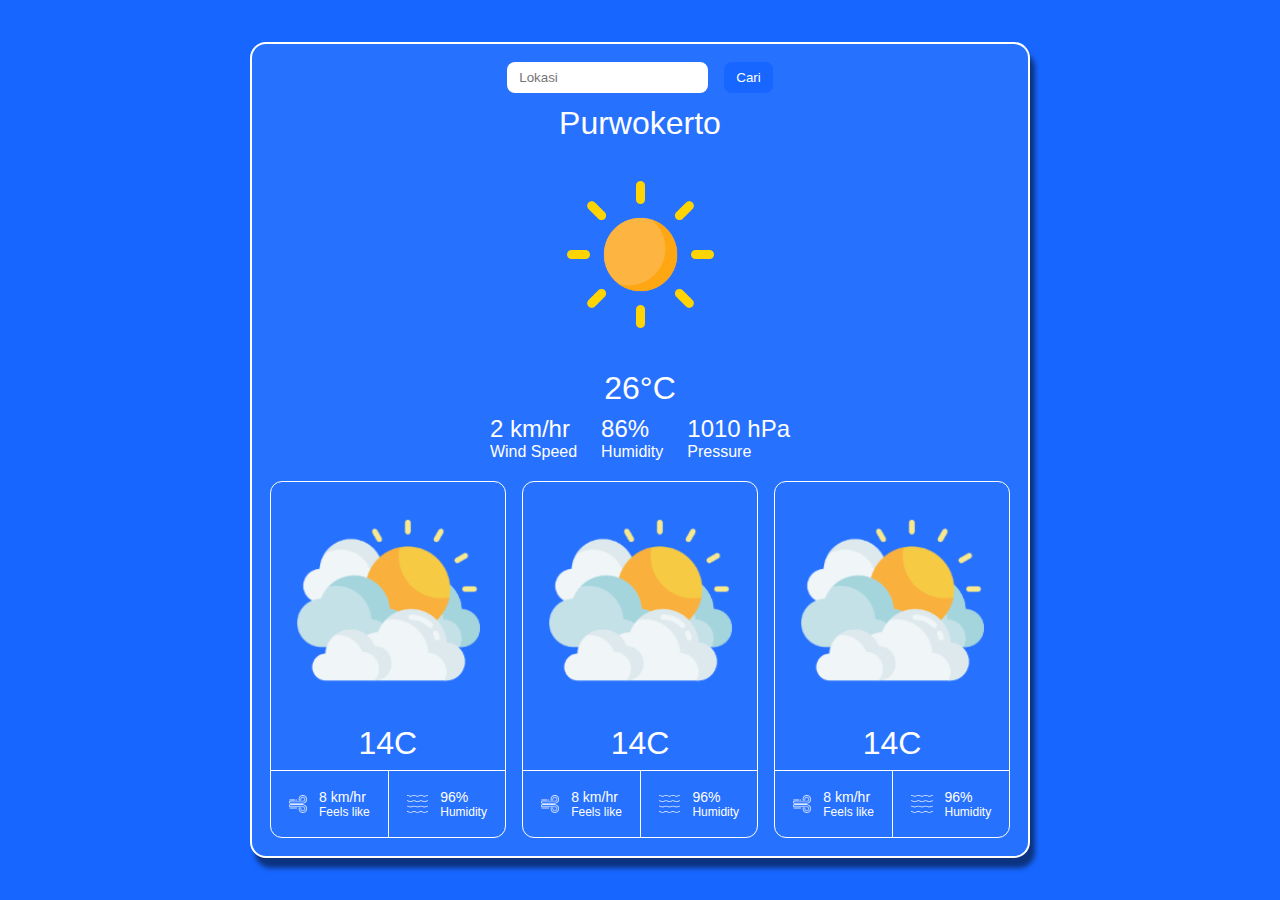
<file: index.html>
<!DOCTYPE html>
<html lang="en">

<head>
    <meta charset="UTF-8">
    <meta name="viewport" content="width=device-width, initial-scale=1.0">
    <title>Aplikasi Cuaca</title>
    <link rel="stylesheet" href="https://cdnjs.cloudflare.com/ajax/libs/animate.css/4.1.1/animate.min.css" />
    <link rel="stylesheet" href="css/style.css">
</head>

<body>
    <div class="container">
        <!-- Button input -->
        <div class="form-lokasi">
            <input type="text" id="lokasi" placeholder="Lokasi"
                class="animate__animated animate__fadeInLeft animate__slow" />
            <button id="tombol-cari" onclick="getByCity()"
                class="animate__animated animate__fadeInRight animate__slow">Cari</button>
        </div>
        <!-- Button input end -->

        <!-- Cuaca utama -->
        <div class="cuaca-utama animate__animated animate__animated animate__fadeInUp animate__slow">
            <h1 id="kota">Purwokerto</h1>
            <img src="image/clear.png" alt="Cuaca" id="cuaca-utama-icon" />
            <h1 id="cuaca-utama-temp">26°C</h1>
            <div class="cuaca-utama-info">
                <div class="cuaca-utama-wind">
                    <h2 id="cuaca-utama-wind">2 km/hr</h2>
                    <p>Wind Speed</p>
                </div>
                <div class="cuaca-utama-humidity">
                    <h2 id="cuaca-utama-humidity">86%</h2>
                    <p>Humidity</p>
                </div>
                <div class="cuaca-utama-pressure">
                    <h2 id="cuaca-utama-pressure">1010 hPa</h2>
                    <p>Pressure</p>
                </div>
            </div>
        </div>
        <!-- Cuaca end -->

        <!-- Cuaca mendatang -->
        <div class="daftar-cuaca-mendatang animate__animated animate__fadeInUp animate__slow">
            <!-- awal card 1 -->
            <div class="card-cuaca">
                <img src="image/clouds.png" alt="cuaca" id="cuaca-1-icon">
                <h1 id="cuaca-1-temp" class="card-cuaca-temp">14C</h1>
                <div class="card-cuaca-info">
                    <div class="card-cuaca-angin">
                        <img src="image/wind.png" alt="angin">
                        <div>
                            <h3 id="cuaca-1-wind">8 km/hr</h3>
                            <p>Feels like</p>
                        </div>
                    </div>
                    <div class="card-cuaca-humidity">
                        <img src="image/humidity.png" alt="humidity">
                        <div>
                            <h3 id="cuaca-1-humidity">96%</h3>
                            <p>Humidity</p>
                        </div>
                    </div>
                </div>
            </div>
            <!-- akhir card 1 -->

            <!-- Card 2 -->
            <div class="card-cuaca animate__animated animate__fadeInUp animate__slow">
                <img src="image/clouds.png" alt="cuaca" id="cuaca-2-icon">
                <h1 id="cuaca-2-temp" class="card-cuaca-temp">14C</h1>
                <div class="card-cuaca-info">
                    <div class="card-cuaca-angin">
                        <img src="image/wind.png" alt="angin">
                        <div>
                            <h3 id="cuaca-2-wind">8 km/hr</h3>
                            <p>Feels like</p>
                        </div>
                    </div>
                    <div class="card-cuaca-humidity">
                        <img src="image/humidity.png" alt="humidity">
                        <div>
                            <h3 id="cuaca-2-humidity">96%</h3>
                            <p>Humidity</p>
                        </div>
                    </div>
                </div>
            </div>
            <!-- card 2 end -->

            <!-- Card 3 -->
            <div class="card-cuaca animate__animated animate__fadeInUp animate__slow">
                <img src="image/clouds.png" alt="cuaca" id="cuaca-3-icon">
                <h1 id="cuaca-3-temp" class="card-cuaca-temp">14C</h1>
                <div class="card-cuaca-info">
                    <div class="card-cuaca-angin">
                        <img src="image/wind.png" alt="angin">
                        <div>
                            <h3 id="cuaca-3-wind">8 km/hr</h3>
                            <p>Feels like</p>
                        </div>
                    </div>
                    <div class="card-cuaca-humidity">
                        <img src="image/humidity.png" alt="humidity">
                        <div>
                            <h3 id="cuaca-3-humidity">96%</h3>
                            <p>Humidity</p>
                        </div>
                    </div>
                </div>
            </div>
            <!-- card 3 end -->

        </div>
        <!-- Cuaca mendatang end -->
    </div>

    <script src="script.js"></script>
</body>

</html>
</file>
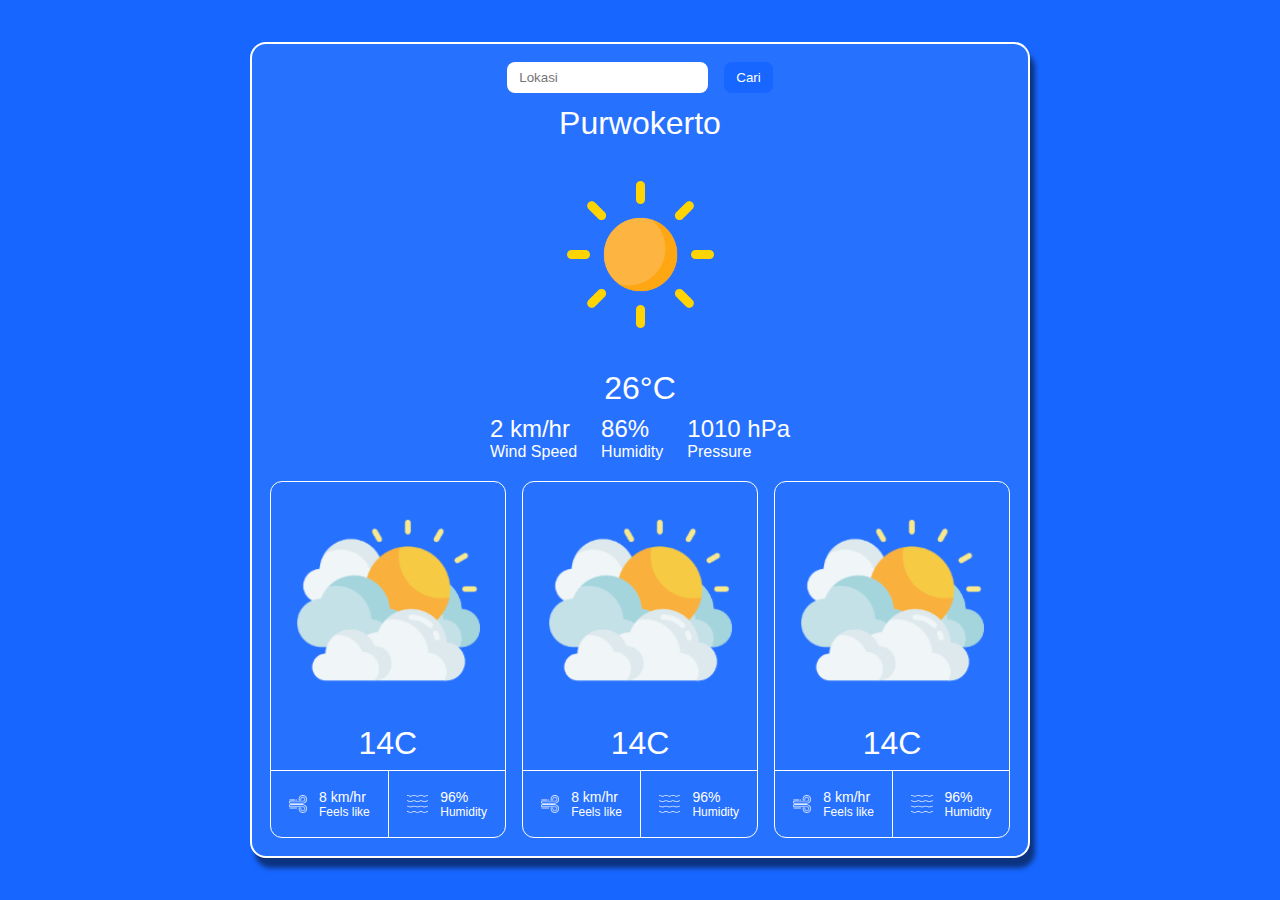
<file: aplikasi-cuaca/index.html>
<!DOCTYPE html>
<html lang="en">

<head>
    <meta charset="UTF-8">
    <meta name="viewport" content="width=device-width, initial-scale=1.0">
    <title>Aplikasi Cuaca</title>
    <link rel="stylesheet" href="https://cdnjs.cloudflare.com/ajax/libs/animate.css/4.1.1/animate.min.css" />
    <link rel="stylesheet" href="css/style.css">
</head>

<body>
    <div class="container">
        <!-- Button input -->
        <div class="form-lokasi">
            <input type="text" id="lokasi" placeholder="Lokasi" class="animate__animated animate__fadeInLeft animate__slow"/>
            <button id="tombol-cari" onclick="getByCity()" class="animate__animated animate__fadeInRight animate__slow">Cari</button>
        </div>
        <!-- Button input end -->

        <!-- Cuaca utama -->
        <div class="cuaca-utama animate__animated animate__animated animate__fadeInUp animate__slow">
            <h1 id="kota">Purwokerto</h1>
            <img src="image/clear.png" alt="Cuaca" id="cuaca-utama-icon" />
            <h1 id="cuaca-utama-temp">26°C</h1>
            <div class="cuaca-utama-info">
                <div class="cuaca-utama-wind">
                    <h2 id="cuaca-utama-wind">2 km/hr</h2>
                    <p>Wind Speed</p>
                </div>
                <div class="cuaca-utama-humidity">
                    <h2 id="cuaca-utama-humidity">86%</h2>
                    <p>Humidity</p>
                </div>
                <div class="cuaca-utama-pressure">
                    <h2 id="cuaca-utama-pressure">1010 hPa</h2>
                    <p>Pressure</p>
                </div>
            </div>
        </div>
        <!-- Cuaca end -->

        <!-- Cuaca mendatang -->
        <div class="daftar-cuaca-mendatang animate__animated animate__fadeInUp animate__slow">
            <!-- awal card 1 -->
            <div class="card-cuaca">
                <img src="image/clouds.png" alt="cuaca" id="cuaca-1-icon">
                <h1 id="cuaca-1-temp" class="card-cuaca-temp">14C</h1>
                <div class="card-cuaca-info">
                    <div class="card-cuaca-angin">
                        <img src="image/wind.png" alt="angin">
                        <div>
                            <h3 id="cuaca-1-wind">8 km/hr</h3>
                            <p>Feels like</p>
                        </div>
                    </div>
                    <div class="card-cuaca-humidity">
                        <img src="image/humidity.png" alt="humidity">
                        <div>
                            <h3 id="cuaca-1-humidity">96%</h3>
                            <p>Humidity</p>
                        </div>
                    </div>
                </div>
            </div>
            <!-- akhir card 1 -->

            <!-- Card 2 -->
            <div class="card-cuaca animate__animated animate__fadeInUp animate__slow">
                <img src="image/clouds.png" alt="cuaca" id="cuaca-2-icon">
                <h1 id="cuaca-2-temp" class="card-cuaca-temp">14C</h1>
                <div class="card-cuaca-info">
                    <div class="card-cuaca-angin">
                        <img src="image/wind.png" alt="angin">
                        <div>
                            <h3 id="cuaca-2-wind">8 km/hr</h3>
                            <p>Feels like</p>
                        </div>
                    </div>
                    <div class="card-cuaca-humidity">
                        <img src="image/humidity.png" alt="humidity">
                        <div>
                            <h3 id="cuaca-2-humidity">96%</h3>
                            <p>Humidity</p>
                        </div>
                    </div>
                </div>
            </div>
            <!-- card 2 end -->

            <!-- Card 3 -->
            <div class="card-cuaca animate__animated animate__fadeInUp animate__slow">
                <img src="image/clouds.png" alt="cuaca" id="cuaca-3-icon">
                <h1 id="cuaca-3-temp" class="card-cuaca-temp">14C</h1>
                <div class="card-cuaca-info">
                    <div class="card-cuaca-angin">
                        <img src="image/wind.png" alt="angin">
                        <div>
                            <h3 id="cuaca-3-wind">8 km/hr</h3>
                            <p>Feels like</p>
                        </div>
                    </div>
                    <div class="card-cuaca-humidity">
                        <img src="image/humidity.png" alt="humidity">
                        <div>
                            <h3 id="cuaca-3-humidity">96%</h3>
                            <p>Humidity</p>
                        </div>
                    </div>
                </div>
            </div>
            <!-- card 3 end -->

        </div>
        <!-- Cuaca mendatang end -->
    </div>

    <script src="js/script.js"></script>
</body>

</html>
</file>
<file: css/style.css>
* {
    padding: 0;
    margin: 0;
}

body {
    width: 100vw;
    height: 100vh;
    display: flex;
    flex-direction: row;
    justify-content: center;
    background-color: #1766FF;
    font-family: Arial, Helvetica, sans-serif;
}

h1,
h2,
h3 {
    font-weight: 100;
}

.container {
    display: flex;
    flex-direction: column;
    align-items: center;
    border: 2px solid white;
    background-color: #2771FF;
    border-radius: 16px;
    padding: 18px;
    box-shadow: 5px 10px 5px rgba(0, 0, 0, 0.5);
    color: white;
    width: 100%;
}


.form-lokasi {
    display: flex;
    flex-direction: row;
    align-items: center;
    gap: 16px;
}

#lokasi {
    border: none;
    border-radius: 8px;
    padding: 8px 12px;
}

#tombol-cari {
    border: none;
    background-color: #1766FF;
    padding: 8px 12px;
    border-radius: 8px;
    color: white;
}

#tombol-cari:hover {
    cursor: pointer;
}

.cuaca-utama {
    text-align: center;
    margin: 12px 0;
}

.cuaca-utama-info {
    display: flex;
    flex-direction: row;
    text-align: left;
}

.cuaca-utama-wind,
.cuaca-utama-humidity,
.cuaca-utama-pressure {
    padding: 8px 12px;
}

.daftar-cuaca-mendatang {
    display: flex;
    flex-direction: column;
    gap: 16px;
}

.card-cuaca {
    display: flex;
    flex-direction: column;
    border: 1px solid white;
    border-radius: 12px;
    text-align: center;
}

.card-cuaca-icon {
    width: 128px;
}

.card-cuaca-info {
    display: flex;
    flex-direction: row;
    text-align: left;
    font-size: 12px;
}

.card-cuaca-temp {
    padding: 8px 12px;
}

.card-cuaca-angin,
.card-cuaca-humidity,
.cuaca-utama-temp {
    padding: 18px;
}

.card-cuaca-angin,
.card-cuaca-humidity {
    display: flex;
    align-items: center;
    gap: 12px;
}

.card-cuaca-angin {
    border-width: 1px 1px 0 0;
    border-color: white;
    border-style: solid;
    flex-grow: 1;
}

.card-cuaca-humidity {
    border-top: 1px solid white;
    flex-grow: 1;
}

.card-cuaca-angin img,
.card-cuaca-humidity img {
    height: 18px;
    width: auto;
}

@media only screen and (min-width: 768px) {
    body {
        align-items: center;
    }
    
    .container {
        width: fit-content;
        height: fit-content;
    }

    .daftar-cuaca-mendatang {
        flex-direction: row;
    }
}
</file>
<file: aplikasi-cuaca/css/style.css>
* {
    padding: 0;
    margin: 0;
}

body {
    width: 100vw;
    height: 100vh;
    display: flex;
    flex-direction: row;
    justify-content: center;
    background-color: #1766FF;
    font-family: Arial, Helvetica, sans-serif;
}

h1,
h2,
h3 {
    font-weight: 100;
}

.container {
    display: flex;
    flex-direction: column;
    align-items: center;
    border: 2px solid white;
    background-color: #2771FF;
    border-radius: 16px;
    padding: 18px;
    box-shadow: 5px 10px 5px rgba(0, 0, 0, 0.5);
    color: white;
    width: 100%;
}


.form-lokasi {
    display: flex;
    flex-direction: row;
    align-items: center;
    gap: 16px;
}

#lokasi {
    border: none;
    border-radius: 8px;
    padding: 8px 12px;
}

#tombol-cari {
    border: none;
    background-color: #1766FF;
    padding: 8px 12px;
    border-radius: 8px;
    color: white;
}

#tombol-cari:hover {
    cursor: pointer;
}

.cuaca-utama {
    text-align: center;
    margin: 12px 0;
}

.cuaca-utama-info {
    display: flex;
    flex-direction: row;
    text-align: left;
}

.cuaca-utama-wind,
.cuaca-utama-humidity,
.cuaca-utama-pressure {
    padding: 8px 12px;
}

.daftar-cuaca-mendatang {
    display: flex;
    flex-direction: column;
    gap: 16px;
}

.card-cuaca {
    display: flex;
    flex-direction: column;
    border: 1px solid white;
    border-radius: 12px;
    text-align: center;
}

.card-cuaca-icon {
    width: 128px;
}

.card-cuaca-info {
    display: flex;
    flex-direction: row;
    text-align: left;
    font-size: 12px;
}

.card-cuaca-temp {
    padding: 8px 12px;
}

.card-cuaca-angin,
.card-cuaca-humidity,
.cuaca-utama-temp {
    padding: 18px;
}

.card-cuaca-angin,
.card-cuaca-humidity {
    display: flex;
    align-items: center;
    gap: 12px;
}

.card-cuaca-angin {
    border-width: 1px 1px 0 0;
    border-color: white;
    border-style: solid;
    flex-grow: 1;
}

.card-cuaca-humidity {
    border-top: 1px solid white;
    flex-grow: 1;
}

.card-cuaca-angin img,
.card-cuaca-humidity img {
    height: 18px;
    width: auto;
}

@media only screen and (min-width: 768px) {
    body {
        align-items: center;
    }
    
    .container {
        width: fit-content;
        height: fit-content;
    }

    .daftar-cuaca-mendatang {
        flex-direction: row;
    }
}
</file>
